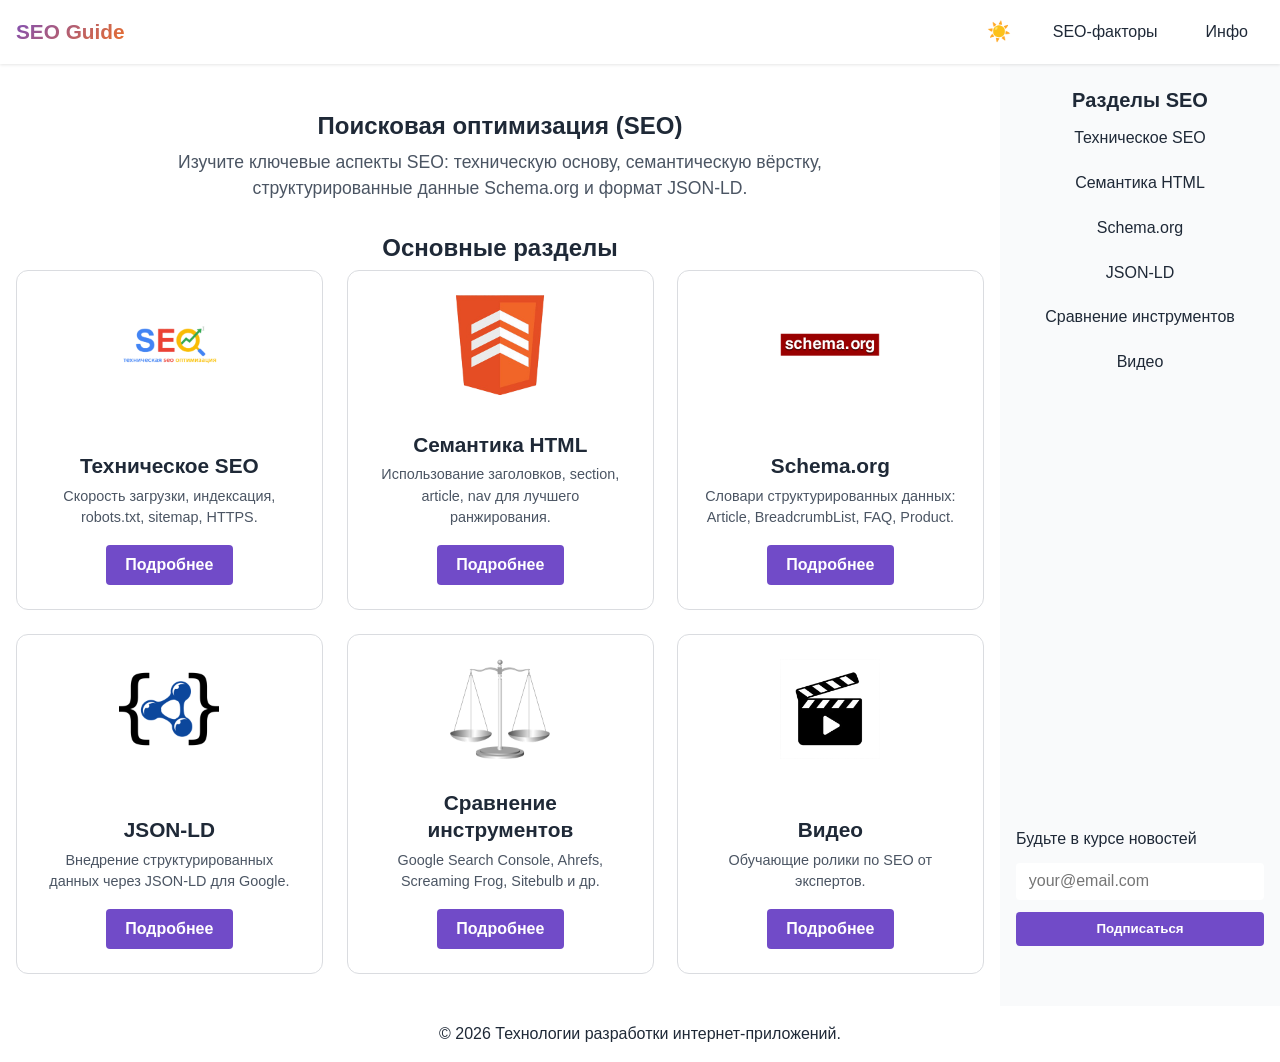
<file: index.html>
<!DOCTYPE html>
<html lang="ru" data-theme="light">
<head>
  <meta charset="UTF-8">
  <meta name="viewport" content="width=device-width, initial-scale=1.0">
  <meta name="description" content="Руководство по поисковой оптимизации: техническое SEO, семантика, Schema.org, JSON-LD">
  <title>SEO Guide — поисковая оптимизация</title>

  <link rel="preload" href="assets/css/styles-min.css" as="style">
  <link rel="stylesheet" href="assets/css/styles-min.css">

  <script src="components/app-navbar-min.js" defer></script>
  <script src="components/app-footer-min.js" defer></script>
  <script src="components/info-card-min.js" defer></script>
  <script src="components/contact-form-min.js" defer></script>
  <script src="components/sidebar-content-min.js" defer></script>
  <script>
    (function() {
      const saved = localStorage.getItem('theme');
      const prefersDark = window.matchMedia('(prefers-color-scheme: dark)').matches;
      document.documentElement.setAttribute('data-theme', saved || (prefersDark ? 'dark' : 'light'));
    })();
  </script>
</head>
<body>
  <site-header current-page="home"></site-header>

  <main>
    <section class="hero text-center" style="padding: 2rem 1rem;">
      <h1>Поисковая оптимизация (SEO)</h1>
      <p style="font-size:1.1rem; color:var(--color-text-light); max-width:700px; margin:0 auto;">
        Изучите ключевые аспекты SEO: техническую основу, семантическую вёрстку,
        структурированные данные Schema.org и формат JSON-LD.
      </p>
    </section>

    <section class="seo-grid">
      <div class="container">
        <h2 class="text-center">Основные разделы</h2>
        <div class="grid">
          <seo-card
            data-name="Техническое SEO"
            data-logo-webp="assets/img/tech-seo.webp"
            data-logo-fallback="assets/img/tech-seo.png"
            data-link="pages/technical-seo.html">
            <span slot="description">Скорость загрузки, индексация, robots.txt, sitemap, HTTPS.</span>
          </seo-card>

          <seo-card
            data-name="Семантика HTML"
            data-logo-webp="assets/img/semantic.webp"
            data-logo-fallback="assets/img/semantic.png"
            data-link="pages/semantic-html.html">
            <span slot="description">Использование заголовков, section, article, nav для лучшего ранжирования.</span>
          </seo-card>

          <seo-card
            data-name="Schema.org"
            data-logo-webp="assets/img/schema.webp"
            data-logo-fallback="assets/img/schema.png"
            data-link="pages/schema-org.html">
            <span slot="description">Словари структурированных данных: Article, BreadcrumbList, FAQ, Product.</span>
          </seo-card>

          <seo-card
            data-name="JSON-LD"
            data-logo-webp="assets/img/jsonld.webp"
            data-logo-fallback="assets/img/jsonld.png"
            data-link="pages/json-ld.html">
            <span slot="description">Внедрение структурированных данных через JSON-LD для Google.</span>
          </seo-card>

          <seo-card
            data-name="Сравнение инструментов"
            data-logo-webp="assets/img/tools.webp"
            data-logo-fallback="assets/img/tools.png"
            data-link="pages/comparison.html">
            <span slot="description">Google Search Console, Ahrefs, Screaming Frog, Sitebulb и др.</span>
          </seo-card>

          <seo-card
            data-name="Видео"
            data-logo-webp="assets/img/video.webp"
            data-logo-fallback="assets/img/video.png"
            data-link="pages/videos.html">
            <span slot="description">Обучающие ролики по SEO от экспертов.</span>
          </seo-card>
        </div>
      </div>
    </section>
  </main>

  <aside class="sidebar" aria-label="Навигация по разделам SEO">
    <sidebar-content></sidebar-content>
    <div class="container sidebar-bottom">
      <subscribe-form></subscribe-form>
    </div>
  </aside>

  <site-footer></site-footer>
</body>
</html>
</file>
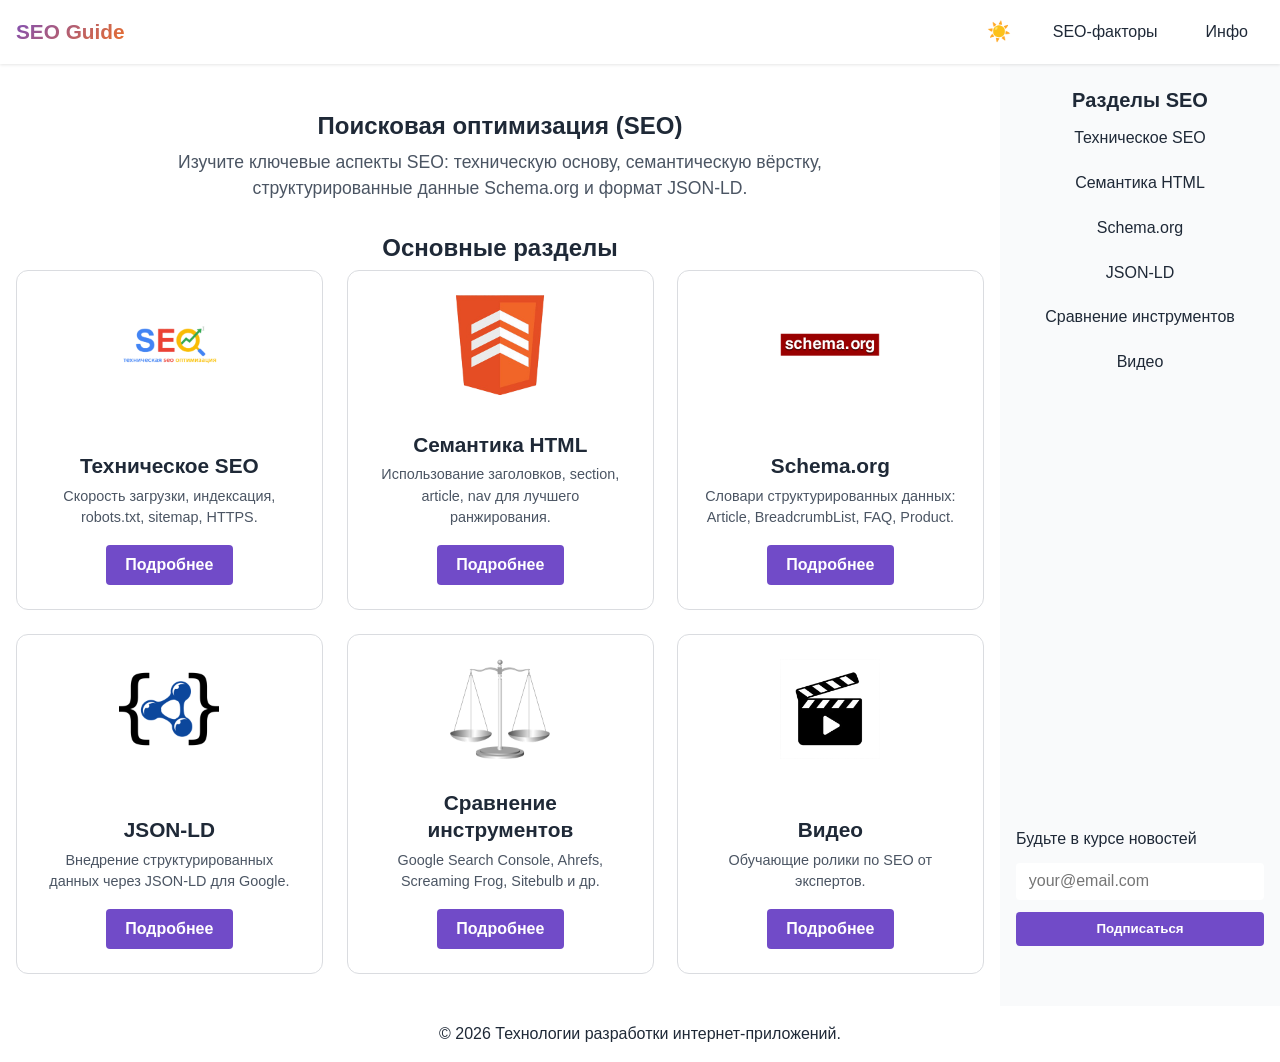
<file: WEB2/index.html>
<!DOCTYPE html>
<html lang="ru" data-theme="light">
<head>
  <meta charset="UTF-8">
  <meta name="viewport" content="width=device-width, initial-scale=1.0">
  <meta name="description" content="Руководство по поисковой оптимизации: техническое SEO, семантика, Schema.org, JSON-LD">
  <title>SEO Guide — поисковая оптимизация</title>

  <link rel="preload" href="../assets/css/styles-min.css" as="style">
  <link rel="stylesheet" href="../assets/css/styles-min.css">

  <script src="components/app-navbar-min.js" defer></script>
  <script src="components/app-footer-min.js" defer></script>
  <script src="components/info-card-min.js" defer></script>
  <script src="components/contact-form-min.js" defer></script>
  <script src="components/sidebar-content-min.js" defer></script>
  <script>
    (function() {
      const saved = localStorage.getItem('theme');
      const prefersDark = window.matchMedia('(prefers-color-scheme: dark)').matches;
      document.documentElement.setAttribute('data-theme', saved || (prefersDark ? 'dark' : 'light'));
    })();
  </script>
</head>
<body>
  <site-header current-page="home"></site-header>

  <main>
    <section class="hero text-center" style="padding: 2rem 1rem;">
      <h1>Поисковая оптимизация (SEO)</h1>
      <p style="font-size:1.1rem; color:var(--color-text-light); max-width:700px; margin:0 auto;">
        Изучите ключевые аспекты SEO: техническую основу, семантическую вёрстку,
        структурированные данные Schema.org и формат JSON-LD.
      </p>
    </section>

    <section class="seo-grid">
      <div class="container">
        <h2 class="text-center">Основные разделы</h2>
        <div class="grid">
          <seo-card
            data-name="Техническое SEO"
            data-logo-webp="assets/img/tech-seo.webp"
            data-logo-fallback="assets/img/tech-seo.png"
            data-link="pages/technical-seo.html">
            <span slot="description">Скорость загрузки, индексация, robots.txt, sitemap, HTTPS.</span>
          </seo-card>

          <seo-card
            data-name="Семантика HTML"
            data-logo-webp="assets/img/semantic.webp"
            data-logo-fallback="assets/img/semantic.png"
            data-link="pages/semantic-html.html">
            <span slot="description">Использование заголовков, section, article, nav для лучшего ранжирования.</span>
          </seo-card>

          <seo-card
            data-name="Schema.org"
            data-logo-webp="assets/img/schema.webp"
            data-logo-fallback="assets/img/schema.png"
            data-link="pages/schema-org.html">
            <span slot="description">Словари структурированных данных: Article, BreadcrumbList, FAQ, Product.</span>
          </seo-card>

          <seo-card
            data-name="JSON-LD"
            data-logo-webp="assets/img/jsonld.webp"
            data-logo-fallback="assets/img/jsonld.png"
            data-link="pages/json-ld.html">
            <span slot="description">Внедрение структурированных данных через JSON-LD для Google.</span>
          </seo-card>

          <seo-card
            data-name="Сравнение инструментов"
            data-logo-webp="assets/img/tools.webp"
            data-logo-fallback="assets/img/tools.png"
            data-link="pages/comparison.html">
            <span slot="description">Google Search Console, Ahrefs, Screaming Frog, Sitebulb и др.</span>
          </seo-card>

          <seo-card
            data-name="Видео"
            data-logo-webp="assets/img/video.webp"
            data-logo-fallback="assets/img/video.png"
            data-link="pages/videos.html">
            <span slot="description">Обучающие ролики по SEO от экспертов.</span>
          </seo-card>
        </div>
      </div>
    </section>
  </main>

  <aside class="sidebar" aria-label="Навигация по разделам SEO">
    <sidebar-content></sidebar-content>
    <div class="container sidebar-bottom">
      <subscribe-form></subscribe-form>
    </div>
  </aside>

  <site-footer></site-footer>
</body>
</html>
</file>
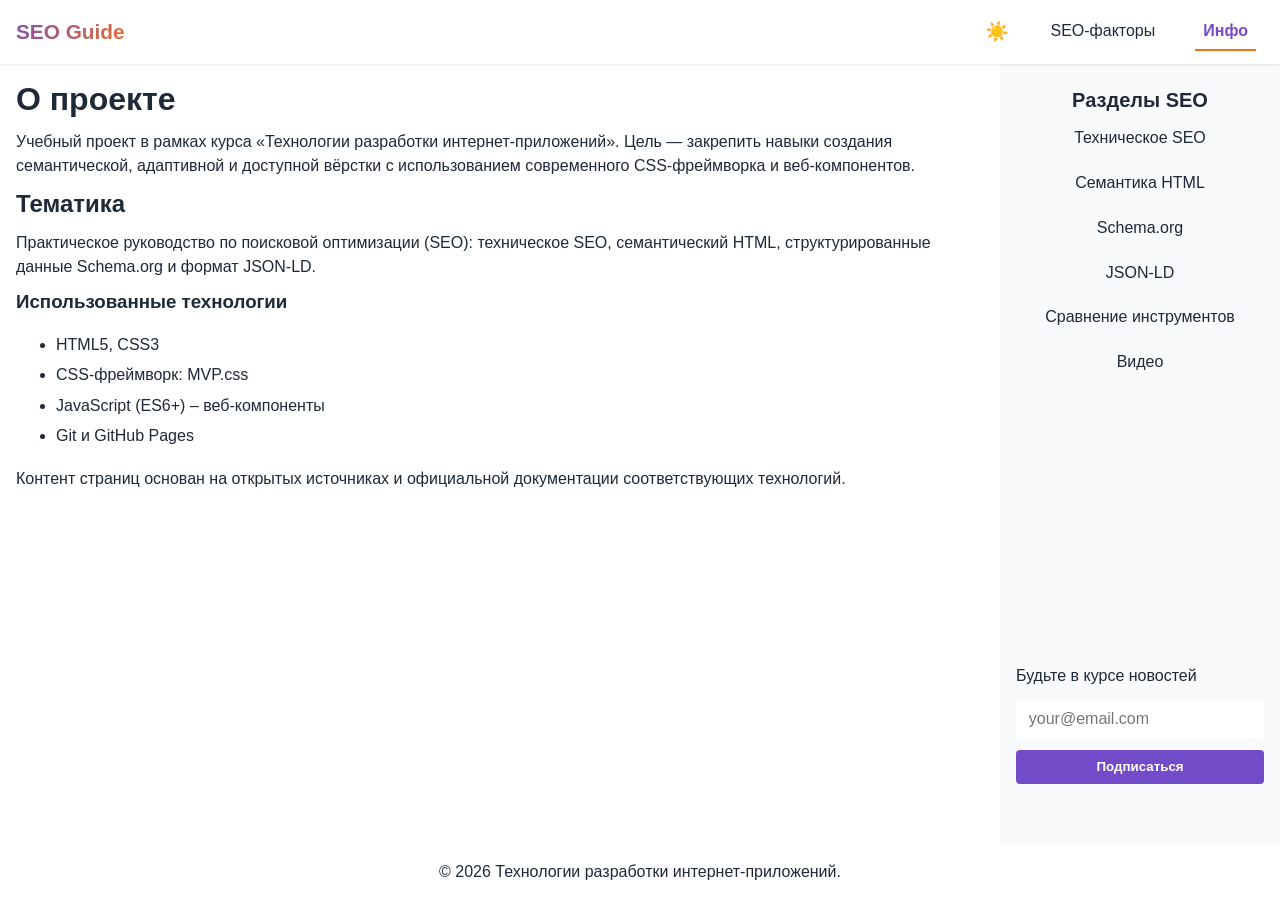
<file: pages/about.html>
<!DOCTYPE html>
<html lang="ru" data-theme="light">
<head>
  <meta charset="UTF-8">
  <meta name="viewport" content="width=device-width, initial-scale=1.0">
  <meta name="description" content="О проекте 'Поисковая оптимизация (SEO)'">
  <title>О проекте | SEO Guide</title>

  <link rel="preload" href="../assets/css/styles-min.css" as="style">
  <link rel="stylesheet" href="../assets/css/styles-min.css">

  <script src="../components/app-navbar-min.js" defer></script>
  <script src="../components/app-footer-min.js" defer></script>
  <script src="../components/contact-form-min.js" defer></script>
  <script src="../components/sidebar-content-min.js" defer></script>
  <script>
    (function() {
      const saved = localStorage.getItem('theme');
      const prefersDark = window.matchMedia('(prefers-color-scheme: dark)').matches;
      document.documentElement.setAttribute('data-theme', saved || (prefersDark ? 'dark' : 'light'));
    })();
  </script>
</head>
<body>
  <site-header current-page="about"></site-header>

  <main>
    <div class="container">
      <h1>О проекте</h1>
      <p>Учебный проект в рамках курса «Технологии разработки интернет-приложений». Цель — закрепить навыки создания семантической, адаптивной и доступной вёрстки с использованием современного CSS‑фреймворка и веб‑компонентов.</p>
      <h2>Тематика</h2>
      <p>Практическое руководство по поисковой оптимизации (SEO): техническое SEO, семантический HTML, структурированные данные Schema.org и формат JSON-LD.</p>
      <h3>Использованные технологии</h3>
      <ul>
        <li>HTML5, CSS3</li>
        <li>CSS‑фреймворк: MVP.css</li>
        <li>JavaScript (ES6+) – веб‑компоненты</li>
        <li>Git и GitHub Pages</li>
      </ul>
      <p>Контент страниц основан на открытых источниках и официальной документации соответствующих технологий.</p>
    </div>
  </main>

  <aside class="sidebar" aria-label="Навигация по разделам SEO">
    <sidebar-content></sidebar-content>
    <div class="container sidebar-bottom">
      <subscribe-form></subscribe-form>
    </div>
  </aside>

  <site-footer></site-footer>
</body>
</html>
</file>
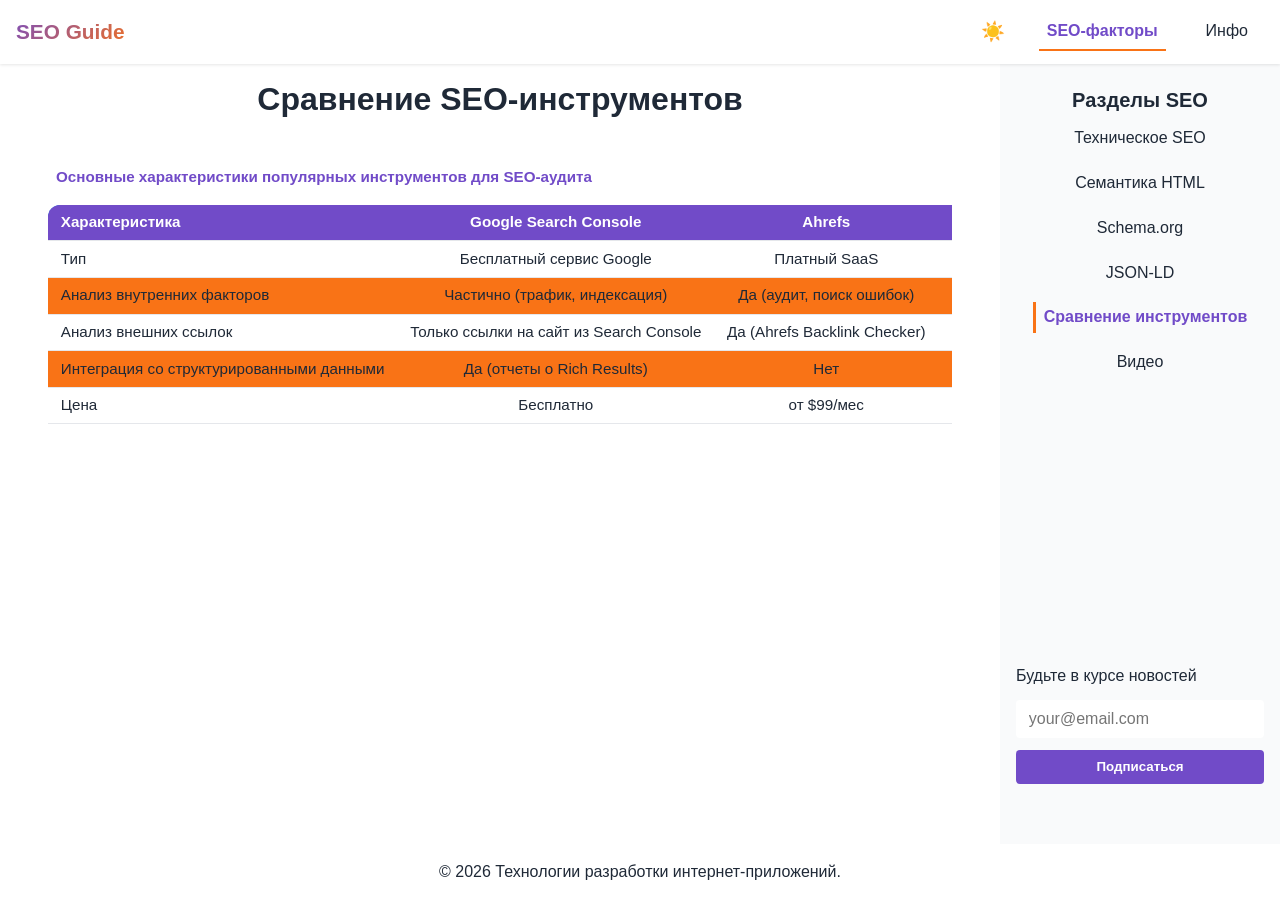
<file: pages/comparison.html>
<!DOCTYPE html>
<html lang="ru" data-theme="light">
<head>
  <meta charset="UTF-8">
  <meta name="viewport" content="width=device-width, initial-scale=1.0">
  <meta name="description" content="Сравнение инструментов для SEO: Google Search Console, Ahrefs, Screaming Frog, Sitebulb">
  <title>Сравнение SEO‑инструментов | SEO Guide</title>

  <link rel="preload" href="../assets/css/styles-min.css" as="style">
  <link rel="stylesheet" href="../assets/css/styles-min.css">

  <script src="../components/app-navbar-min.js" defer></script>
  <script src="../components/app-footer-min.js" defer></script>
  <script src="../components/contact-form-min.js" defer></script>
  <script src="../components/sidebar-content-min.js" defer></script>
  <script>
    (function() {
      const saved = localStorage.getItem('theme');
      const prefersDark = window.matchMedia('(prefers-color-scheme: dark)').matches;
      document.documentElement.setAttribute('data-theme', saved || (prefersDark ? 'dark' : 'light'));
    })();
  </script>
</head>
<body>
  <site-header current-page="comparison"></site-header>

  <main>
    <div class="container">
      <h1 style="text-align:center; margin-top:0;">Сравнение SEO‑инструментов</h1>
      <div class="card" style="padding: 2rem;">
        <div class="table-scroll">
          <table class="striped" style="font-size: 0.95rem;">
            <caption style="font-weight: 600; margin-bottom: 0.5rem; caption-side: top; text-align: left;">
              Основные характеристики популярных инструментов для SEO‑аудита
            </caption>
            <thead>
              <tr>
                <th scope="col">Характеристика</th>
                <th scope="col">Google Search Console</th>
                <th scope="col">Ahrefs</th>
                <th scope="col">Screaming Frog</th>
                <th scope="col">Sitebulb</th>
              </tr>
            </thead>
            <tbody>
              <tr>
                <td>Тип</td>
                <td>Бесплатный сервис Google</td>
                <td>Платный SaaS</td>
                <td>Десктоп‑краулер</td>
                <td>Десктоп‑краулер с облачной версией</td>
              </tr>
              <tr>
                <td>Анализ внутренних факторов</td>
                <td>Частично (трафик, индексация)</td>
                <td>Да (аудит, поиск ошибок)</td>
                <td>Да (детальный анализ всех страниц)</td>
                <td>Да (визуализация структуры, приоритизация)</td>
              </tr>
              <tr>
                <td>Анализ внешних ссылок</td>
                <td>Только ссылки на сайт из Search Console</td>
                <td>Да (Ahrefs Backlink Checker)</td>
                <td>Нет</td>
                <td>Нет (интеграция с другими сервисами)</td>
              </tr>
              <tr>
                <td>Интеграция со структурированными данными</td>
                <td>Да (отчеты о Rich Results)</td>
                <td>Нет</td>
                <td>Частично (извлечение микроразметки)</td>
                <td>Частично (поддержка schema.org)</td>
              </tr>
              <tr>
                <td>Цена</td>
                <td>Бесплатно</td>
                <td>от $99/мес</td>
                <td>£199/год</td>
                <td>от £11/мес</td>
              </tr>
            </tbody>
          </table>
        </div>
      </div>
    </div>
  </main>

  <aside class="sidebar" aria-label="Навигация по разделам SEO">
    <sidebar-content current-page="comparison"></sidebar-content>
    <div class="container sidebar-bottom">
      <subscribe-form></subscribe-form>
    </div>
  </aside>

  <site-footer></site-footer>
</body>
</html>
</file>
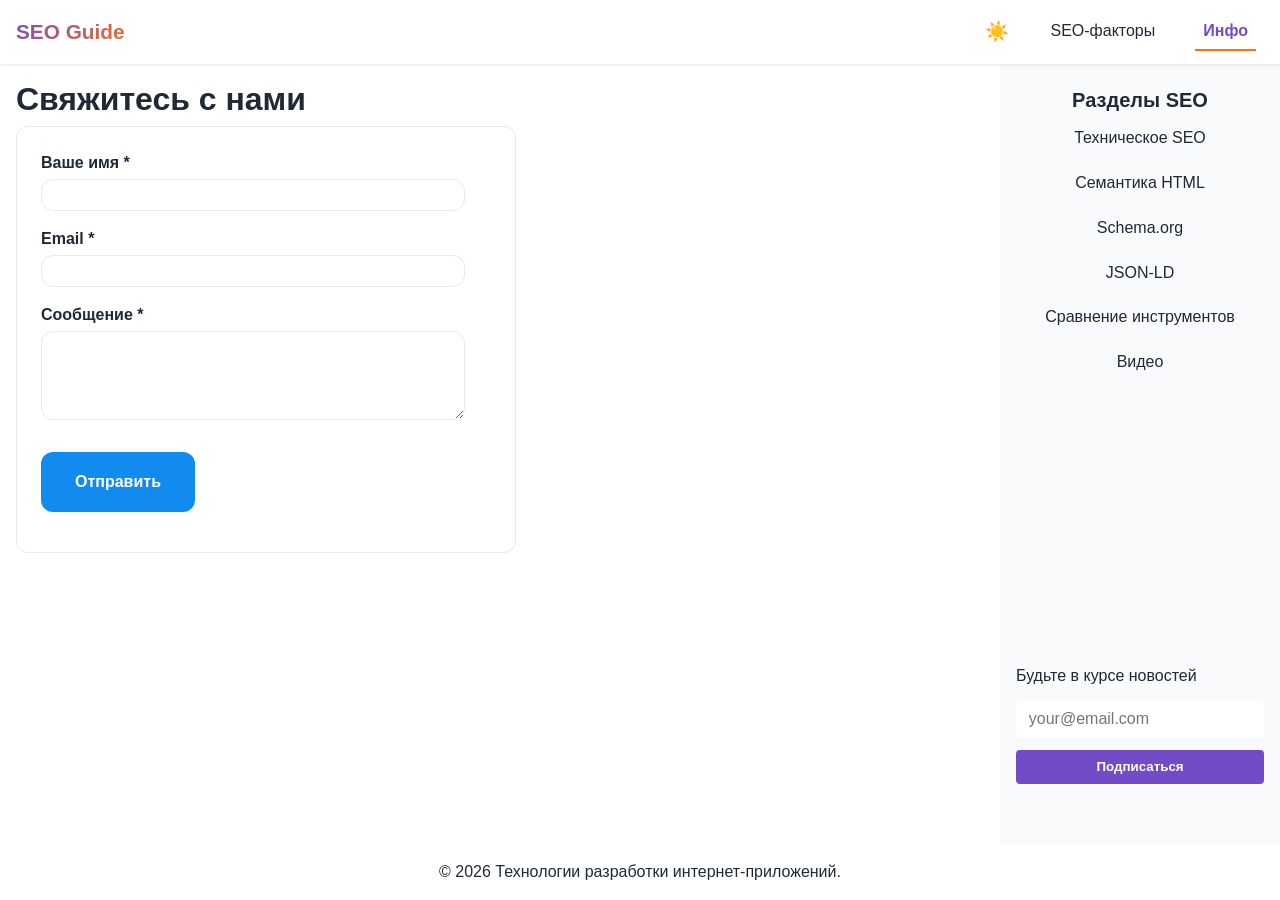
<file: pages/contact.html>
<!DOCTYPE html>
<html lang="ru" data-theme="light">
<head>
  <meta charset="UTF-8">
  <meta name="viewport" content="width=device-width, initial-scale=1.0">
  <meta name="description" content="Обратная связь с автором проекта SEO Guide">
  <title>Контакты | SEO Guide</title>

  <link rel="preload" href="../assets/css/styles-min.css" as="style">
  <link rel="stylesheet" href="../assets/css/styles-min.css">

  <script src="../components/app-navbar-min.js" defer></script>
  <script src="../components/app-footer-min.js" defer></script>
  <script src="../components/contact-form-min.js" defer></script>
  <script src="../components/sidebar-content-min.js" defer></script>
  <script src="../components/app-modal-min.js" defer></script>
  <script>
    (function() {
      const saved = localStorage.getItem('theme');
      const prefersDark = window.matchMedia('(prefers-color-scheme: dark)').matches;
      document.documentElement.setAttribute('data-theme', saved || (prefersDark ? 'dark' : 'light'));
    })();
  </script>
</head>
<body>
  <site-header current-page="contact"></site-header>

  <main>
    <div class="container">
      <h1>Свяжитесь с нами</h1>
      <form id="contact-form" novalidate style="max-width: 500px;">
        <label for="name">Ваше имя <span aria-hidden="true">*</span></label>
        <input type="text" id="name" name="name" required autocomplete="name" aria-required="true">

        <label for="contact-email">Email <span aria-hidden="true">*</span></label>
        <input type="email" id="contact-email" name="email" required autocomplete="email" aria-required="true">

        <label for="message">Сообщение <span aria-hidden="true">*</span></label>
        <textarea id="message" name="message" rows="5" required aria-required="true"></textarea>

        <button type="submit" class="button primary" style="margin-top: 1rem;">Отправить</button>
        <div id="form-feedback" role="alert" aria-live="polite" style="margin-top: 0.5rem;"></div>
      </form>
    </div>
  </main>

  <aside class="sidebar" aria-label="Навигация по разделам SEO">
    <sidebar-content></sidebar-content>
    <div class="container sidebar-bottom">
      <subscribe-form></subscribe-form>
    </div>
  </aside>

  <site-footer></site-footer>

  <app-modal id="success-modal">
    <h2 slot="title">Сообщение отправлено</h2>
    <p>Спасибо за ваше сообщение! Мы свяжемся с вами в ближайшее время.</p>
    <button class="button primary" onclick="document.getElementById('success-modal').close()">Закрыть</button>
  </app-modal>

  <script>
    const form = document.getElementById('contact-form');
    const feedback = document.getElementById('form-feedback');
    const modal = document.getElementById('success-modal');
    const nameInput = document.getElementById('name');
    const emailInput = document.getElementById('contact-email');
    const messageInput = document.getElementById('message');

    [nameInput, emailInput, messageInput].forEach(input => {
      input.addEventListener('blur', () => {
        input.classList.add('touched');
      });
      input.addEventListener('input', () => {
        if (input.classList.contains('touched')) {
          input.checkValidity();
        }
      });
    });

    form.addEventListener('submit', function(e) {
      e.preventDefault();
      [nameInput, emailInput, messageInput].forEach(input => input.classList.add('touched'));

      const name = nameInput.value.trim();
      const email = emailInput.value.trim();
      const message = messageInput.value.trim();

      if (!name || !email || !message) {
        feedback.textContent = 'Пожалуйста, заполните все поля.';
        feedback.style.color = '#d93025';
        return;
      }
      const emailPattern = /^[^\s@]+@[^\s@]+\.[^\s@]+$/;
      if (!emailPattern.test(email)) {
        feedback.textContent = 'Введите корректный email адрес.';
        feedback.style.color = '#d93025';
        return;
      }

      if (modal) modal.setAttribute('open', '');
      feedback.textContent = '';
      form.reset();
      [nameInput, emailInput, messageInput].forEach(input => input.classList.remove('touched'));
    });
  </script>
</body>
</html>
</file>
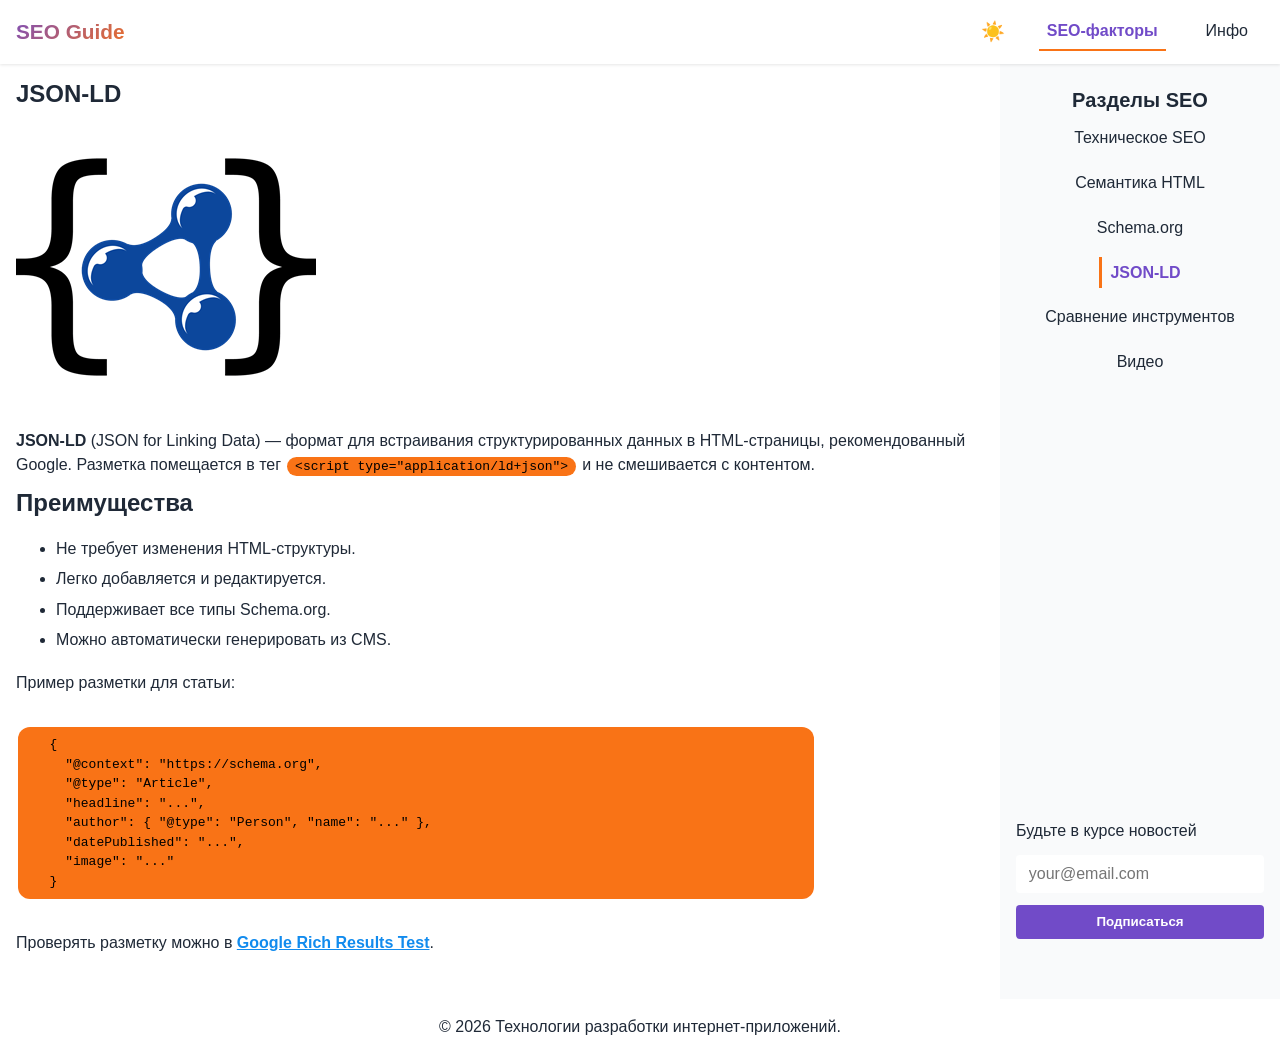
<file: pages/json-ld.html>
<!DOCTYPE html>
<html lang="ru" data-theme="light">
<head>
  <meta charset="UTF-8">
  <meta name="viewport" content="width=device-width, initial-scale=1.0">
  <meta name="description" content="Внедрение структурированных данных через JSON-LD">
  <title>JSON-LD | SEO Guide</title>

  <link rel="preload" href="../assets/css/styles-min.css" as="style">
  <link rel="stylesheet" href="../assets/css/styles-min.css">

  <script src="../components/app-navbar-min.js" defer></script>
  <script src="../components/app-footer-min.js" defer></script>
  <script src="../components/contact-form-min.js" defer></script>
  <script src="../components/sidebar-content-min.js" defer></script>
  <script>
    (function() {
      const saved = localStorage.getItem('theme');
      const prefersDark = window.matchMedia('(prefers-color-scheme: dark)').matches;
      document.documentElement.setAttribute('data-theme', saved || (prefersDark ? 'dark' : 'light'));
    })();
  </script>
</head>
<body>
  <site-header current-page="json-ld"></site-header>

  <main>
    <div class="container">
      <article>
        <h1>JSON-LD</h1>
        <picture>
          <source srcset="../assets/img/jsonld.webp" type="image/webp">
          <img src="../assets/img/jsonld.png" alt="JSON-LD структурированные данные" fetchpriority="high" width="300">
        </picture>
        <p><strong>JSON-LD</strong> (JSON for Linking Data) — формат для встраивания структурированных данных в HTML-страницы, рекомендованный Google. Разметка помещается в тег <code>&lt;script type="application/ld+json"&gt;</code> и не смешивается с контентом.</p>
        <h2>Преимущества</h2>
        <ul>
          <li>Не требует изменения HTML-структуры.</li>
          <li>Легко добавляется и редактируется.</li>
          <li>Поддерживает все типы Schema.org.</li>
          <li>Можно автоматически генерировать из CMS.</li>
        </ul>
        <p>Пример разметки для статьи:</p>
        <pre><code class="language-json">{
  "@context": "https://schema.org",
  "@type": "Article",
  "headline": "...",
  "author": { "@type": "Person", "name": "..." },
  "datePublished": "...",
  "image": "..."
}</code></pre>
        <p>Проверять разметку можно в <a href="https://search.google.com/test/rich-results" target="_blank" rel="noopener">Google Rich Results Test</a>.</p>
      </article>
    </div>
  </main>

  <aside class="sidebar" aria-label="Навигация по разделам SEO">
    <sidebar-content current-page="json-ld"></sidebar-content>
    <div class="container sidebar-bottom">
      <subscribe-form></subscribe-form>
    </div>
  </aside>

  <site-footer></site-footer>
</body>
</html>
</file>
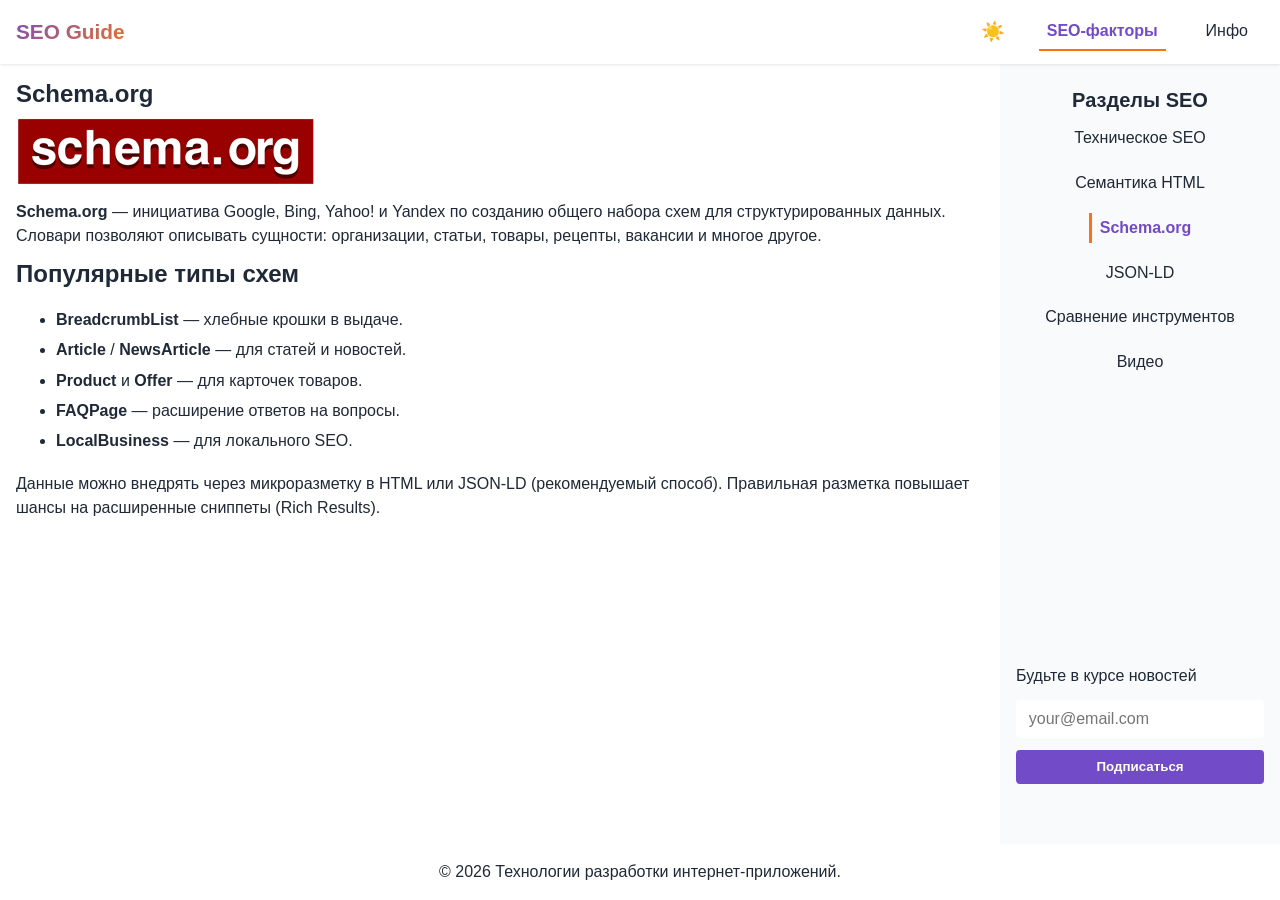
<file: pages/schema-org.html>
<!DOCTYPE html>
<html lang="ru" data-theme="light">
<head>
  <meta charset="UTF-8">
  <meta name="viewport" content="width=device-width, initial-scale=1.0">
  <meta name="description" content="Schema.org: словари структурированных данных для SEO">
  <title>Schema.org | SEO Guide</title>

  <link rel="preload" href="../assets/css/styles-min.css" as="style">
  <link rel="stylesheet" href="../assets/css/styles-min.css">

  <script src="../components/app-navbar-min.js" defer></script>
  <script src="../components/app-footer-min.js" defer></script>
  <script src="../components/contact-form-min.js" defer></script>
  <script src="../components/sidebar-content-min.js" defer></script>
  <script>
    (function() {
      const saved = localStorage.getItem('theme');
      const prefersDark = window.matchMedia('(prefers-color-scheme: dark)').matches;
      document.documentElement.setAttribute('data-theme', saved || (prefersDark ? 'dark' : 'light'));
    })();
  </script>
</head>
<body>
  <site-header current-page="schema-org"></site-header>

  <main>
    <div class="container">
      <article>
        <h1>Schema.org</h1>
        <picture>
          <source srcset="../assets/img/schema.webp" type="image/webp">
          <img src="../assets/img/schema.png" alt="Структурированные данные Schema.org" fetchpriority="high" width="300">
        </picture>
        <p><strong>Schema.org</strong> — инициатива Google, Bing, Yahoo! и Yandex по созданию общего набора схем для структурированных данных. Словари позволяют описывать сущности: организации, статьи, товары, рецепты, вакансии и многое другое.</p>
        <h2>Популярные типы схем</h2>
        <ul>
          <li><strong>BreadcrumbList</strong> — хлебные крошки в выдаче.</li>
          <li><strong>Article</strong> / <strong>NewsArticle</strong> — для статей и новостей.</li>
          <li><strong>Product</strong> и <strong>Offer</strong> — для карточек товаров.</li>
          <li><strong>FAQPage</strong> — расширение ответов на вопросы.</li>
          <li><strong>LocalBusiness</strong> — для локального SEO.</li>
        </ul>
        <p>Данные можно внедрять через микроразметку в HTML или JSON-LD (рекомендуемый способ). Правильная разметка повышает шансы на расширенные сниппеты (Rich Results).</p>
      </article>
    </div>
  </main>

  <aside class="sidebar" aria-label="Навигация по разделам SEO">
    <sidebar-content current-page="schema-org"></sidebar-content>
    <div class="container sidebar-bottom">
      <subscribe-form></subscribe-form>
    </div>
  </aside>

  <site-footer></site-footer>
</body>
</html>
</file>
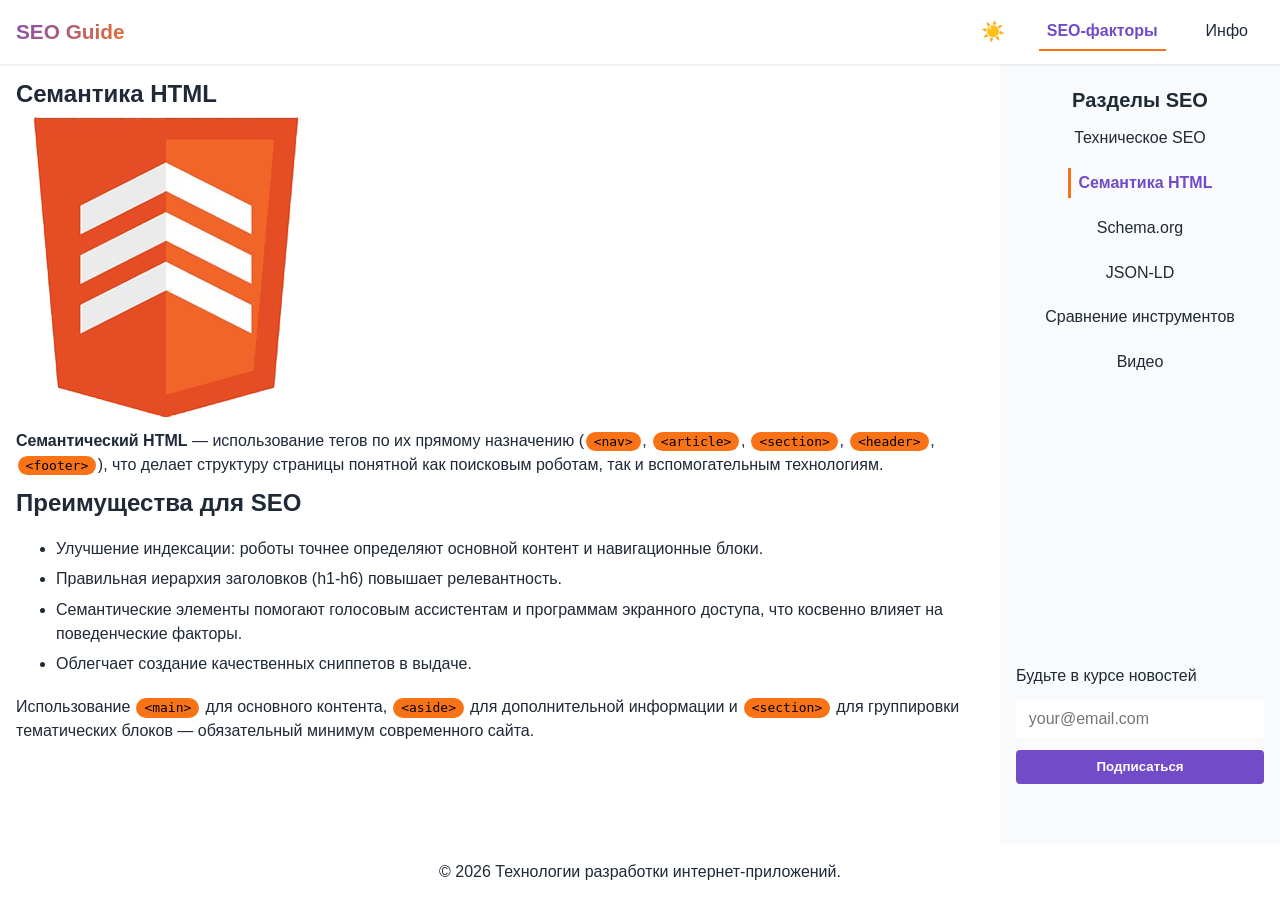
<file: pages/semantic-html.html>
<!DOCTYPE html>
<html lang="ru" data-theme="light">
<head>
  <meta charset="UTF-8">
  <meta name="viewport" content="width=device-width, initial-scale=1.0">
  <meta name="description" content="Семантический HTML и его влияние на SEO">
  <title>Семантика HTML | SEO Guide</title>

  <link rel="preload" href="../assets/css/styles-min.css" as="style">
  <link rel="stylesheet" href="../assets/css/styles-min.css">

  <script src="../components/app-navbar-min.js" defer></script>
  <script src="../components/app-footer-min.js" defer></script>
  <script src="../components/contact-form-min.js" defer></script>
  <script src="../components/sidebar-content-min.js" defer></script>
  <script>
    (function() {
      const saved = localStorage.getItem('theme');
      const prefersDark = window.matchMedia('(prefers-color-scheme: dark)').matches;
      document.documentElement.setAttribute('data-theme', saved || (prefersDark ? 'dark' : 'light'));
    })();
  </script>
</head>
<body>
  <site-header current-page="semantic-html"></site-header>

  <main>
    <div class="container">
      <article>
        <h1>Семантика HTML</h1>
        <picture>
          <source srcset="../assets/img/semantic.webp" type="image/webp">
          <img src="../assets/img/semantic.png" alt="Семантическая вёрстка" fetchpriority="high" width="300">
        </picture>
        <p><strong>Семантический HTML</strong> — использование тегов по их прямому назначению (<code>&lt;nav&gt;</code>, <code>&lt;article&gt;</code>, <code>&lt;section&gt;</code>, <code>&lt;header&gt;</code>, <code>&lt;footer&gt;</code>), что делает структуру страницы понятной как поисковым роботам, так и вспомогательным технологиям.</p>
        <h2>Преимущества для SEO</h2>
        <ul>
          <li>Улучшение индексации: роботы точнее определяют основной контент и навигационные блоки.</li>
          <li>Правильная иерархия заголовков (h1-h6) повышает релевантность.</li>
          <li>Семантические элементы помогают голосовым ассистентам и программам экранного доступа, что косвенно влияет на поведенческие факторы.</li>
          <li>Облегчает создание качественных сниппетов в выдаче.</li>
        </ul>
        <p>Использование <code>&lt;main&gt;</code> для основного контента, <code>&lt;aside&gt;</code> для дополнительной информации и <code>&lt;section&gt;</code> для группировки тематических блоков — обязательный минимум современного сайта.</p>
      </article>
    </div>
  </main>

  <aside class="sidebar" aria-label="Навигация по разделам SEO">
    <sidebar-content current-page="semantic-html"></sidebar-content>
    <div class="container sidebar-bottom">
      <subscribe-form></subscribe-form>
    </div>
  </aside>

  <site-footer></site-footer>
</body>
</html>
</file>
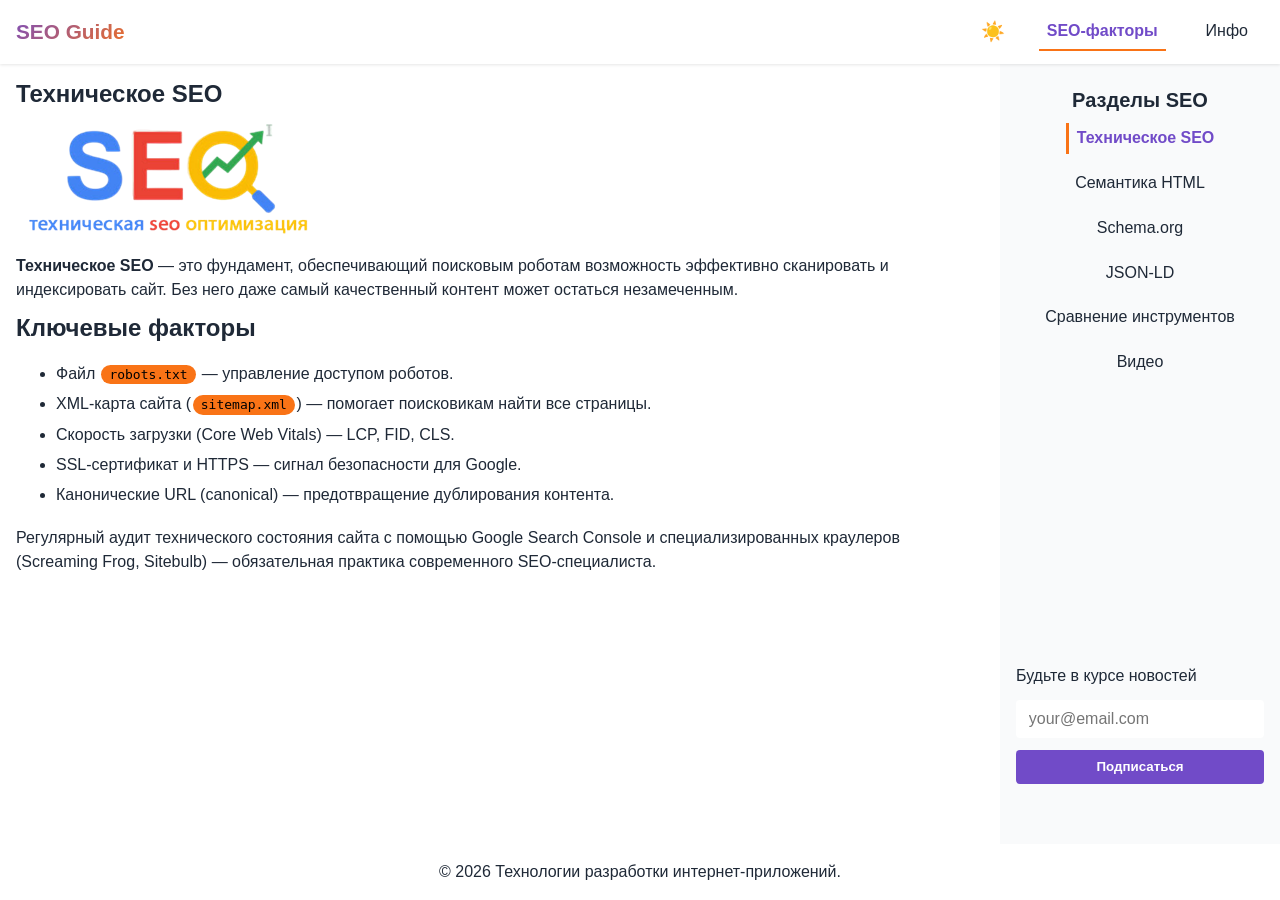
<file: pages/technical-seo.html>
<!DOCTYPE html>
<html lang="ru" data-theme="light">
<head>
  <meta charset="UTF-8">
  <meta name="viewport" content="width=device-width, initial-scale=1.0">
  <meta name="description" content="Техническое SEO: скорость, индексация, файлы robots.txt и sitemap">
  <title>Техническое SEO | SEO Guide</title>

  <link rel="preload" href="../assets/css/styles-min.css" as="style">
  <link rel="stylesheet" href="../assets/css/styles-min.css">

  <script src="../components/app-navbar-min.js" defer></script>
  <script src="../components/app-footer-min.js" defer></script>
  <script src="../components/contact-form-min.js" defer></script>
  <script src="../components/sidebar-content-min.js" defer></script>
  <script>
    (function() {
      const saved = localStorage.getItem('theme');
      const prefersDark = window.matchMedia('(prefers-color-scheme: dark)').matches;
      document.documentElement.setAttribute('data-theme', saved || (prefersDark ? 'dark' : 'light'));
    })();
  </script>
</head>
<body>
  <site-header current-page="technical-seo"></site-header>

  <main>
    <div class="container">
      <article>
        <h1>Техническое SEO</h1>
        <picture>
          <source srcset="../assets/img/tech-seo.webp" type="image/webp">
          <img src="../assets/img/tech-seo.png" alt="Техническое SEO" fetchpriority="high" width="300">
        </picture>
        <p><strong>Техническое SEO</strong> — это фундамент, обеспечивающий поисковым роботам возможность эффективно сканировать и индексировать сайт. Без него даже самый качественный контент может остаться незамеченным.</p>
        <h2>Ключевые факторы</h2>
        <ul>
          <li>Файл <code>robots.txt</code> — управление доступом роботов.</li>
          <li>XML-карта сайта (<code>sitemap.xml</code>) — помогает поисковикам найти все страницы.</li>
          <li>Скорость загрузки (Core Web Vitals) — LCP, FID, CLS.</li>
          <li>SSL-сертификат и HTTPS — сигнал безопасности для Google.</li>
          <li>Канонические URL (canonical) — предотвращение дублирования контента.</li>
        </ul>
        <p>Регулярный аудит технического состояния сайта с помощью Google Search Console и специализированных краулеров (Screaming Frog, Sitebulb) — обязательная практика современного SEO-специалиста.</p>
      </article>
    </div>
  </main>

  <aside class="sidebar" aria-label="Навигация по разделам SEO">
    <sidebar-content current-page="technical-seo"></sidebar-content>
    <div class="container sidebar-bottom">
      <subscribe-form></subscribe-form>
    </div>
  </aside>

  <site-footer></site-footer>
</body>
</html>
</file>
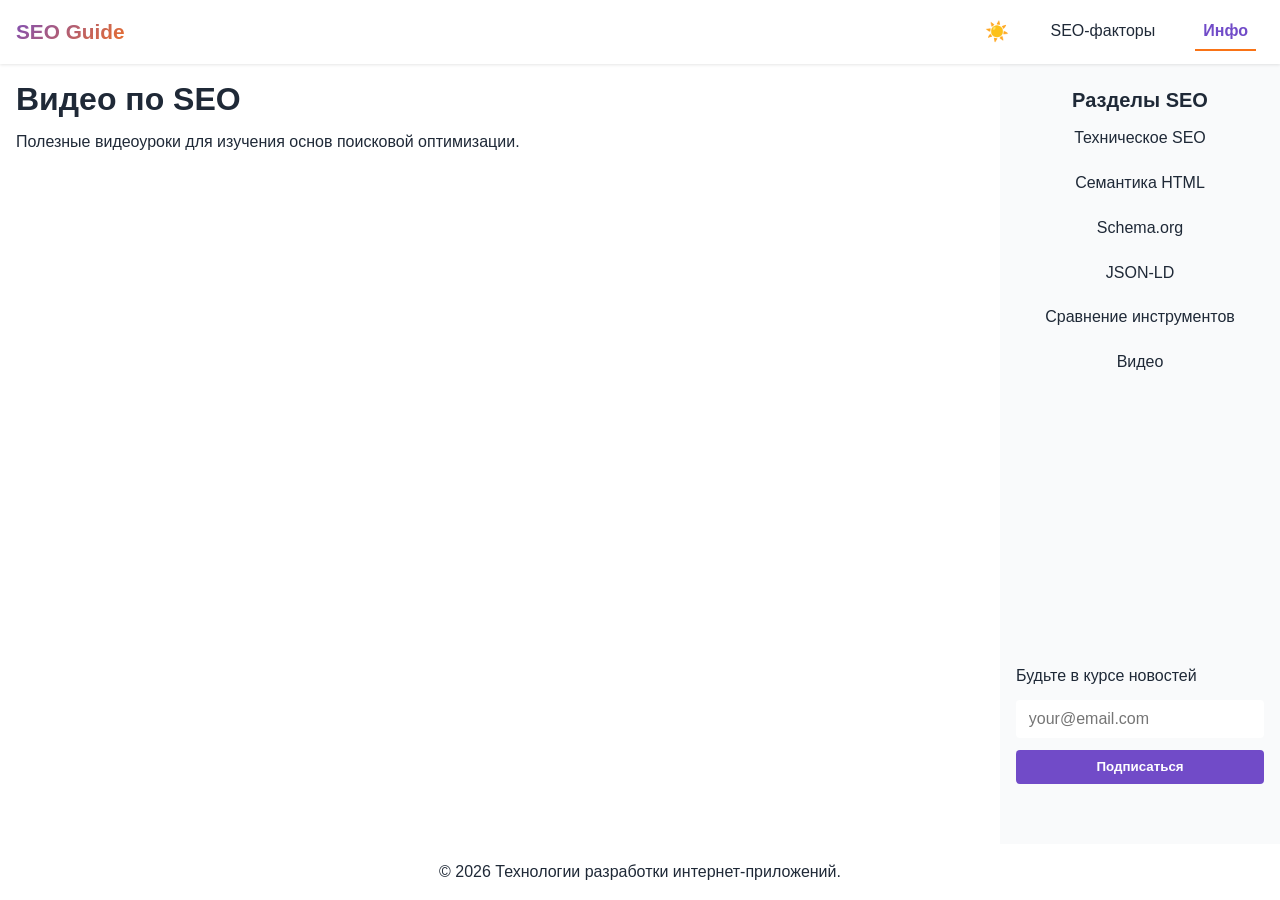
<file: pages/videos.html>
<!DOCTYPE html>
<html lang="ru" data-theme="light">
<head>
  <meta charset="UTF-8">
  <meta name="viewport" content="width=device-width, initial-scale=1.0">
  <meta name="description" content="Видео по поисковой оптимизации (SEO)">
  <title>Видео | SEO Guide</title>

  <link rel="preload" href="../assets/css/styles-min.css" as="style">
  <link rel="stylesheet" href="../assets/css/styles-min.css">

  <script src="../components/app-navbar-min.js" defer></script>
  <script src="../components/app-footer-min.js" defer></script>
  <script src="../components/contact-form-min.js" defer></script>
  <script src="../components/sidebar-content-min.js" defer></script>
  <script>
    (function() {
      const saved = localStorage.getItem('theme');
      const prefersDark = window.matchMedia('(prefers-color-scheme: dark)').matches;
      document.documentElement.setAttribute('data-theme', saved || (prefersDark ? 'dark' : 'light'));
    })();
  </script>
</head>
<body>
  <site-header current-page="videos"></site-header>

  <main>
    <div class="container">
      <h1>Видео по SEO</h1>
      <p>Полезные видеоуроки для изучения основ поисковой оптимизации.</p>
      <div class="video-wrapper">
        <iframe width="560" height="425"
                src="https://www.youtube.com/embed/Ob3wmc9pNso"
                title="Видео: Основы SEO"
                loading="lazy"
                allow="accelerometer; autoplay; clipboard-write; encrypted-media; gyroscope; picture-in-picture"
                allowfullscreen
                style="width:100%; aspect-ratio: 16/9; border: none;">
        </iframe>
      </div>
    </div>
  </main>

  <aside class="sidebar" aria-label="Навигация по разделам SEO">
    <sidebar-content></sidebar-content>
    <div class="container sidebar-bottom">
      <subscribe-form></subscribe-form>
    </div>
  </aside>

  <site-footer></site-footer>
</body>
</html>
</file>
<file: assets/css/styles-min.css>
:root{--active-brightness:.85;--border-radius:5px;--box-shadow:2px 2px 10px;--color-accent:#118bee15;--color-bg:#fff;--color-bg-secondary:#e9e9e9;--color-link:#118bee;--color-secondary:#920de9;--color-secondary-accent:#920de90b;--color-shadow:#f4f4f4;--color-table:#118bee;--color-text:#000;--color-text-secondary:#999;--color-scrollbar:#cacae8;--font-family:-apple-system,BlinkMacSystemFont,"Segoe UI",Roboto,Oxygen-Sans,Ubuntu,Cantarell,"Helvetica Neue",sans-serif;--hover-brightness:1.2;--justify-important:center;--justify-normal:left;--line-height:1.5;--width-card:285px;--width-card-medium:460px;--width-card-wide:800px;--width-content:1080px}@media (prefers-color-scheme:dark){:root[color-mode="user"]{--color-accent:#0097fc4f;--color-bg:#333;--color-bg-secondary:#555;--color-link:#0097fc;--color-secondary:#e20de9;--color-secondary-accent:#e20de94f;--color-shadow:#bbbbbb20;--color-table:#0097fc;--color-text:#f7f7f7;--color-text-secondary:#aaa}}html{scroll-behavior:smooth}@media (prefers-reduced-motion:reduce){html{scroll-behavior:auto}}article aside{background:var(--color-secondary-accent);border-left:4px solid var(--color-secondary);padding:.01rem .8rem}body{background:var(--color-bg);color:var(--color-text);font-family:var(--font-family);line-height:var(--line-height);margin:0;overflow-x:hidden;padding:0}footer,header,main{margin:0 auto;max-width:var(--width-content);padding:3rem 1rem}hr{background-color:var(--color-bg-secondary);border:none;height:1px;margin:4rem 0;width:100%}section{display:flex;flex-wrap:wrap;justify-content:var(--justify-important)}section img,article img{max-width:100%}section pre{overflow:auto}section aside{border:1px solid var(--color-bg-secondary);border-radius:var(--border-radius);box-shadow:var(--box-shadow) var(--color-shadow);margin:1rem;padding:1.25rem;width:var(--width-card)}section aside:hover{box-shadow:var(--box-shadow) var(--color-bg-secondary)}[hidden]{display:none}article header,div header,main header{padding-top:0}header{text-align:var(--justify-important)}header a b,header a em,header a i,header a strong{margin-left:.5rem;margin-right:.5rem}header nav img{margin:1rem 0}section header{padding-top:0;width:100%}nav{align-items:center;display:flex;font-weight:bold;justify-content:space-between;margin-bottom:7rem}nav ul{list-style:none;padding:0}nav ul li{display:inline-block;margin:0 .5rem;position:relative;text-align:left}nav ul li:hover ul{display:block}nav ul li:focus-within ul{display:block}nav ul li ul{background:var(--color-bg);border:1px solid var(--color-bg-secondary);border-radius:var(--border-radius);box-shadow:var(--box-shadow) var(--color-shadow);display:none;height:auto;left:-2px;padding:.5rem 1rem;position:absolute;top:1.7rem;white-space:nowrap;width:auto;z-index:1}nav ul li ul::before{content:"";position:absolute;left:0;right:0;top:-.5rem;height:.5rem}nav ul li ul li,nav ul li ul li a{display:block}@media (max-width:768px){nav{flex-wrap:wrap}nav ul li{width:calc(100% - 1em)}nav ul li ul{border:none;box-shadow:none;display:block;position:static}}code,samp{background-color:var(--color-accent);border-radius:var(--border-radius);color:var(--color-text);display:inline-block;margin:0 .1rem;padding:0 .5rem}details{margin:1.3rem 0}details summary{font-weight:bold;cursor:pointer}h1,h2,h3,h4,h5,h6{line-height:var(--line-height);text-wrap:balance}mark{padding:.1rem}ol li,ul li{padding:.2rem 0}p{margin:.75rem 0;padding:0;width:100%}pre{margin:1rem 0;max-width:var(--width-card-wide);padding:1rem 0}pre code,pre samp{display:block;max-width:var(--width-card-wide);padding:.5rem 2rem;white-space:pre-wrap}small{color:var(--color-text-secondary)}sup{background-color:var(--color-secondary);border-radius:var(--border-radius);color:var(--color-bg);font-size:xx-small;font-weight:bold;margin:.2rem;padding:.2rem .3rem;position:relative;top:-2px}a{color:var(--color-link);display:inline-block;font-weight:bold;text-decoration:underline}a:visited,area:visited{color:var(--color-secondary)}a:hover{filter:brightness(var(--hover-brightness))}a:active{filter:brightness(var(--active-brightness))}a b,a em,a i,a strong,button,input[type="submit"]{border-radius:var(--border-radius);display:inline-block;font-size:medium;font-weight:bold;line-height:var(--line-height);margin:.5rem 0;padding:1rem 2rem}button,input[type="submit"]{font-family:var(--font-family)}button:hover,input[type="submit"]:hover{cursor:pointer;filter:brightness(var(--hover-brightness))}button:active,input[type="submit"]:active{filter:brightness(var(--active-brightness))}a b,a strong,button,input[type="submit"]{background-color:var(--color-link);border:2px solid var(--color-link);color:var(--color-bg)}a em,a i{border:2px solid var(--color-link);border-radius:var(--border-radius);color:var(--color-link);display:inline-block;padding:1rem 2rem}article aside a{color:var(--color-secondary)}figure{margin:0;padding:0}figure img{max-width:100%}figure figcaption{color:var(--color-text-secondary)}button:disabled,input:disabled{background:var(--color-bg-secondary);border-color:var(--color-bg-secondary);color:var(--color-text-secondary);cursor:not-allowed}button[disabled]:hover,input[type="submit"][disabled]:hover{filter:none}form{border:1px solid var(--color-bg-secondary);border-radius:var(--border-radius);box-shadow:var(--box-shadow) var(--color-shadow);display:block;max-width:var(--width-card-wide);min-width:var(--width-card);padding:1.5rem;text-align:var(--justify-normal)}form header{margin:1.5rem 0;padding:1.5rem 0}input,label,select,textarea{display:block;font-size:inherit;max-width:var(--width-card-wide)}input[type="checkbox"],input[type="radio"]{display:inline-block}input[type="checkbox"] + label,input[type="radio"] + label{display:inline-block;font-weight:normal;position:relative;top:1px}input[type="range"]{padding:.4rem 0}input,select,textarea{border:1px solid var(--color-bg-secondary);border-radius:var(--border-radius);margin-bottom:1rem;padding:.4rem .8rem}input[type="text"],input[type="password"],input[type="email"],textarea{width:calc(100% - 1.6rem)}input[readonly],textarea[readonly]{background-color:var(--color-bg-secondary)}label{font-weight:bold;margin-bottom:.2rem}dialog{max-width:90%;max-height:85dvh;margin:auto;padding-block:0;padding-inline:20px;border:1px solid var(--color-bg-secondary);border-radius:.5rem;overscroll-behavior:contain;scroll-behavior:smooth;scrollbar-width:none;-ms-overflow-style:none;scrollbar-color:transparent transparent;animation:bottom-to-top .25s ease-in-out forwards}dialog::-webkit-scrollbar{width:0;display:none}dialog::-webkit-scrollbar-track{background:transparent}dialog::-webkit-scrollbar-thumb{background-color:transparent}@media (min-width:650px){dialog{max-width:39rem}}dialog::backdrop{background-color:rgba(0,0,0,.5)}@keyframes bottom-to-top{0%{opacity:0;transform:translateY(10%)}100%{opacity:1;transform:translateY(0)}}dialog hr{margin-block:1rem}table{border:1px solid var(--color-bg-secondary);border-radius:var(--border-radius);border-spacing:0;display:inline-block;max-width:100%;overflow-x:auto;padding:0;white-space:nowrap}table td,table th,table tr{padding:.4rem .8rem;text-align:var(--justify-important)}table thead{background-color:var(--color-table);border-collapse:collapse;border-radius:var(--border-radius);color:var(--color-bg);margin:0;padding:0}table thead tr:first-child th:first-child{border-top-left-radius:var(--border-radius)}table thead tr:first-child th:last-child{border-top-right-radius:var(--border-radius)}table thead th:first-child,table tr td:first-child{text-align:var(--justify-normal)}table tr:nth-child(even){background-color:var(--color-accent)}blockquote{display:block;font-size:x-large;line-height:var(--line-height);margin:1rem auto;max-width:var(--width-card-medium);padding:1.5rem 1rem;text-align:var(--justify-important)}blockquote footer{color:var(--color-text-secondary);display:block;font-size:small;line-height:var(--line-height);padding:1.5rem 0}*{scrollbar-width:thin;scrollbar-color:var(--color-scrollbar) transparent}*::-webkit-scrollbar{width:5px;height:5px}*::-webkit-scrollbar-track{background:transparent}*::-webkit-scrollbar-thumb{background-color:var(--color-scrollbar);border-radius:10px}*,*::before,*::after{box-sizing:border-box}img,picture,video,iframe,embed,object,svg{max-width:100%;height:auto;display:block}table{width:100%;box-shadow:var(--box-shadow);border:none}.table-scroll{overflow-x:auto;-webkit-overflow-scrolling:touch;display:block;white-space:nowrap}.table-scroll table{overflow:visible;white-space:nowrap;width:max-content;min-width:100%}pre{overflow-x:auto;white-space:pre-wrap;word-wrap:break-word;word-break:break-word}:root{--color-primary:#714bc8;--color-primary-dark:#5c2bb0;--color-secondary:#491bb5;--color-accent:#f97316;--color-accent-dark:#ea580c;--color-text-light:#4b5563;--bg-color:#ffffff;--font-color:#1f2937;--color-sidebar-bg:#f9fafb;--color-footer-bg:#f3f4f6;--color-footer-text:#374151;--color-footer-link:var(--color-primary);--color-border:#e5e7eb;--box-shadow:0 1px 3px rgba(0,0,0,.1);--header-height:56px;--border-radius:12px;--spacing-xs:.5rem;--spacing-sm:1rem;--spacing-md:2rem;--spacing-lg:3rem;--sidebar-active-color:var(--color-primary);--nav-active-color:var(--color-primary)}[data-theme="dark"]{--bg-color:#1e1e2f;--bg-secondary-color:#2a2a3b;--font-color:#e2e8f0;--color-text-light:#94a3b8;--color-sidebar-bg:#2d2d3f;--color-footer-bg:#181825;--color-footer-text:#cbd5e1;--color-footer-link:#a78bfa;--color-border:#3e3e55;--box-shadow:0 1px 4px rgba(0,0,0,.5);--color-primary:#a78bfa;--color-primary-dark:#8b5cf6;--color-accent:#fb923c;--color-accent-dark:#f97316;--sidebar-active-color:#c084fc;--nav-active-color:#c084fc}footer.site-footer{padding:.8rem 1rem;margin:0;max-width:none}.site-footer p,.site-footer nav{margin:.2rem 0;padding:0}header.nav,.nav{max-width:none;padding:0;margin:0}main{padding-top:calc(var(--header-height) + var(--spacing-sm));padding-bottom:var(--spacing-md);flex:1;min-width:0;overflow-x:hidden}.nav-menu a,.nav-menu summary{display:block;padding:.4rem .5rem;margin:0;font-weight:500;color:var(--font-color);line-height:1.4;text-decoration:none;background:none;border:none;white-space:nowrap;transition:background-color .2s ease,color .2s}.nav-menu a:hover,.nav-menu summary:hover{background-color:var(--bg-secondary-color);color:var(--color-primary)}body{display:flex;flex-direction:column;min-height:100vh;margin:0;background-color:var(--bg-color);color:var(--font-color);transition:background-color .3s ease,color .3s ease}.container{max-width:1200px;margin:0 auto;padding:0 1rem;width:100%;box-sizing:border-box}:focus-visible{outline:2px solid var(--color-accent);outline-offset:2px;border-radius:4px}button:focus-visible,a:focus-visible,input:focus-visible,textarea:focus-visible,.nav-menu summary:focus-visible{outline-color:var(--color-accent)}.nav{background-color:var(--bg-color);box-shadow:var(--box-shadow);position:fixed;top:0;left:0;width:100%;z-index:1000;height:var(--header-height);display:flex;align-items:center}.nav .container{display:flex;align-items:center;justify-content:space-between;height:100%;padding:0 1rem;max-width:100%;gap:.5rem}@media (max-width:767px){.nav .container{display:grid;grid-template-columns:1fr auto 1fr;align-items:center;gap:0}.burger{justify-self:start}.logo{justify-self:center;margin:0}.theme-toggle-container{justify-self:end;position:static;height:auto;margin:0;padding:0}.burger{margin:0}}.burger{display:flex;flex-direction:column;justify-content:space-around;width:28px;height:22px;background:transparent;border:none;cursor:pointer;padding:2px}.burger span{display:block;width:100%;height:2px;background-color:var(--font-color);border-radius:2px;transition:transform .3s ease,background .2s}.logo{font-size:1.3rem;font-weight:bold;background:linear-gradient(135deg,var(--color-primary),var(--color-accent));background-clip:text;-webkit-background-clip:text;color:transparent;text-decoration:none;white-space:nowrap;display:flex;align-items:center;height:100%}.nav-menu{list-style:none;margin:0;padding:0;display:none;flex-direction:column;width:100%;background-color:var(--bg-color);padding:var(--spacing-sm);box-shadow:var(--box-shadow);position:absolute;top:var(--header-height);left:0;right:0;z-index:999}.nav-menu.active{display:flex}.nav-menu a[aria-current="page"],.nav-menu summary[aria-current="page"]{color:var(--nav-active-color);font-weight:700;border-left:3px solid var(--color-accent)}@media (min-width:768px){:root{--header-height:64px}.burger{display:none}.nav .container{display:flex;justify-content:space-between;gap:1rem}.nav-menu{display:flex;flex-direction:row;position:static;width:auto;background:transparent;box-shadow:none;padding:0;gap:var(--spacing-sm)}.logo{margin-right:auto}.nav-menu a[aria-current="page"],.nav-menu summary[aria-current="page"]{border-left:none;border-bottom:2px solid var(--color-accent)}}.nav details.dropdown{position:relative;display:inline-block}.nav details.dropdown summary{list-style:none;cursor:pointer}.nav details.dropdown summary::-webkit-details-marker{display:none}.nav .dropdown-menu{list-style:none;position:absolute;background-color:var(--bg-color);box-shadow:var(--box-shadow);border-radius:8px;min-width:200px;z-index:1001;padding:.5rem 0;right:0;left:auto}.nav .dropdown-menu a{display:block;padding:.5rem 1rem;color:var(--font-color);text-decoration:none;white-space:nowrap}.nav .dropdown-menu a:hover{background-color:var(--bg-secondary-color);color:var(--color-primary)}@media (max-width:767px){.nav .dropdown-menu{position:static;box-shadow:none;padding-left:0;right:auto;left:auto}.nav details.dropdown summary{padding:.4rem .5rem}.nav details.dropdown{display:block}}.sidebar{background-color:var(--color-sidebar-bg);padding:var(--spacing-md) 0;min-height:400px;display:flex;flex-direction:column}.sidebar-content{flex:1;text-align:center}.sidebar-bottom{margin-top:auto;padding-top:var(--spacing-md);width:100%}.sidebar-content h2{font-size:1.25rem;margin:.5rem 0}.sidebar-nav{list-style:none;padding:0;margin:0 0 var(--spacing-sm)}.sidebar-nav li{margin-bottom:.5rem}.sidebar-nav a{color:var(--font-color);text-decoration:none;font-weight:500;padding:.2rem 0;transition:color .2s,border-left .2s;display:inline-block}.sidebar-nav a:hover{color:var(--color-primary);border-left:2px solid var(--color-accent);padding-left:.5rem}.sidebar-nav a.active{color:var(--sidebar-active-color);font-weight:700;border-left:3px solid var(--color-accent);padding-left:.5rem}@media (min-width:768px){body{display:grid;grid-template-areas:"header header" "main aside" "footer footer";grid-template-columns:1fr 280px;grid-template-rows:auto 1fr auto;gap:0}site-header{grid-area:header}main{grid-area:main;min-width:0;overflow-x:hidden}aside.sidebar{grid-area:aside;padding-top:calc(var(--header-height) + var(--spacing-sm))}site-footer{grid-area:footer}}.grid{display:grid;gap:1.5rem;grid-template-columns:1fr}@media (min-width:768px){.grid{grid-template-columns:repeat(2,1fr)}}@media (min-width:992px){.grid{grid-template-columns:repeat(3,1fr)}}table{width:100%;box-shadow:var(--box-shadow)}th,td{padding:.75rem 1rem;text-align:left;border-bottom:1px solid var(--color-border)}th{background-color:var(--color-primary);color:white;font-weight:600}tr:nth-child(even){background-color:var(--bg-secondary-color)}tr:hover{background-color:var(--color-accent);color:white;transition:background .2s}caption{padding:.5rem;font-weight:bold;caption-side:top;color:var(--color-primary)}.video-wrapper{width:100%;margin-top:var(--spacing-sm)}[data-theme="dark"] .card picture img,[data-theme="dark"] .card img,[data-theme="dark"] article picture img,[data-theme="dark"] article img{filter:invert(1) hue-rotate(180deg);mix-blend-mode:normal}article img{max-width:100%;height:auto;display:block;border-radius:8px}input.touched:invalid,textarea.touched:invalid{border-color:#d43939;box-shadow:0 0 0 1px #d43939}input.touched:valid,textarea.touched:valid{border-color:#28bd14;box-shadow:0 0 0 1px #28bd14}.sr-only{position:absolute;width:1px;height:1px;padding:0;margin:-1px;overflow:hidden;clip:rect(0,0,0,0);border:0}.text-center{text-align:center}#theme-toggle{background:var(--bg-secondary-color);border:none;cursor:pointer;padding:.4rem .6rem;font-size:1.2rem;line-height:1;color:var(--font-color);border-radius:40px;transition:background .2s}#theme-toggle:hover{background-color:var(--color-accent);color:#1f2937}.theme-toggle-container{display:flex;align-items:center;margin-left:auto;padding-left:var(--spacing-sm)}@media (max-width:767px){.theme-toggle-container{position:static;margin-left:0;padding-left:0}}button,.card-link,.sidebar-nav a,.nav-menu a,.logo{transition:all .2s ease-in-out}.card:hover{transform:translateY(-5px);box-shadow:0 12px 24px rgba(0,0,0,.15)}seo-card{display:block;min-height:340px;contain:layout}site-header,site-footer,sidebar-content,subscribe-form,seo-card{display:block}seo-card{min-height:340px}h1,h2,h3,h4,h5,h6{margin-block-start:0;margin-block-end:.5rem;line-height:1.2}.grid{grid-auto-rows:minmax(340px,auto)}seo-card picture,seo-card img{aspect-ratio:1 / 1;width:100px;height:auto;object-fit:contain}main{padding-top:calc(var(--header-height) + var(--spacing-sm));padding-bottom:var(--spacing-md);min-height:calc(100vh - var(--header-height) - 200px)}.card{will-change:transform,box-shadow}.site-footer{text-align:center}.site-footer .container{display:flex;flex-direction:column;align-items:center;justify-content:center;width:100%}.site-footer p{margin:.2rem 0}.site-footer nav{margin-top:.5rem}.site-footer nav a{display:inline-block;margin:0 .5rem;color:var(--color-footer-link);text-decoration:none}.site-footer nav a:hover{text-decoration:underline}html,body{overflow-x:hidden;width:100%}.table-wrapper{overflow-x:auto;-webkit-overflow-scrolling:touch}header,main,footer{max-width:none;margin:0;padding:0}site-header>header{padding:0}main{padding-top:calc(var(--header-height) + var(--spacing-sm));padding-bottom:var(--spacing-md);flex:1}footer.site-footer{padding:.8rem 1rem;margin:0;max-width:none}.hero{display:block}.table-scroll table,.table-wrapper table{box-shadow:none}
</file>
